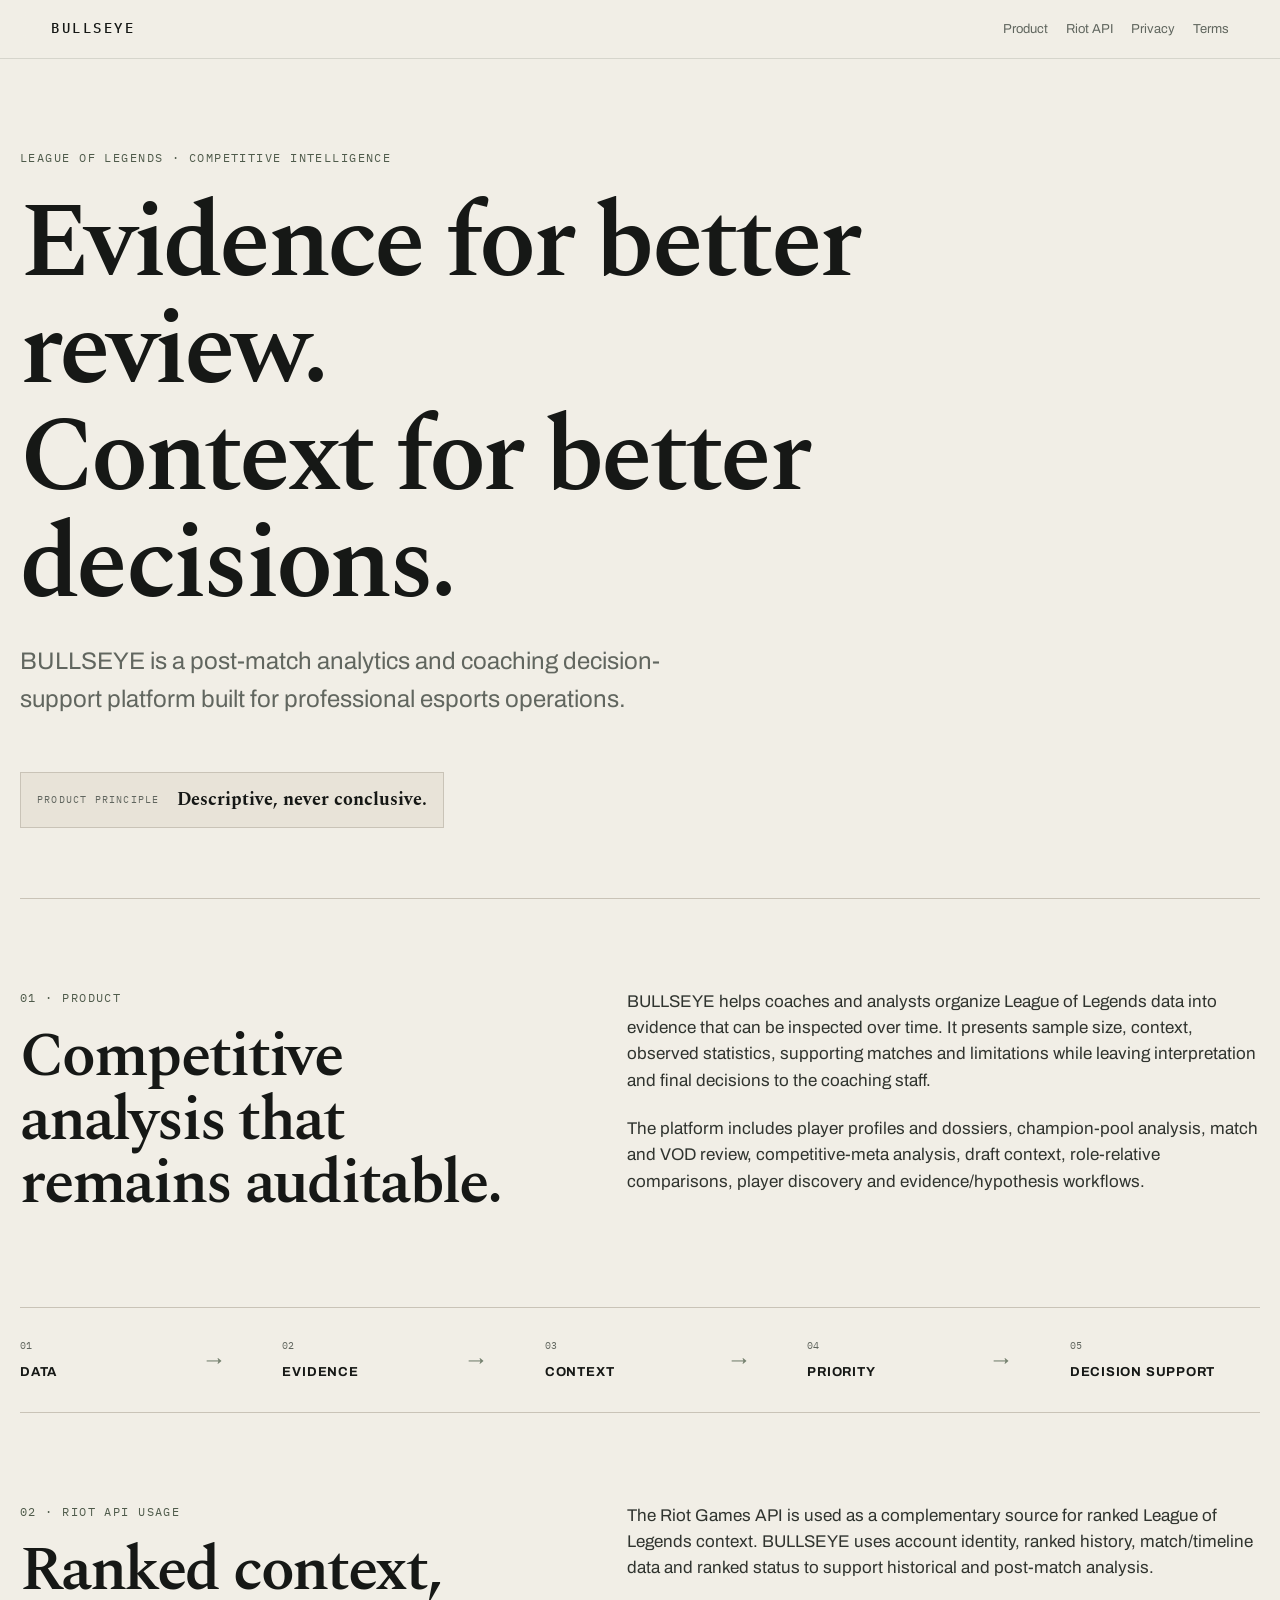
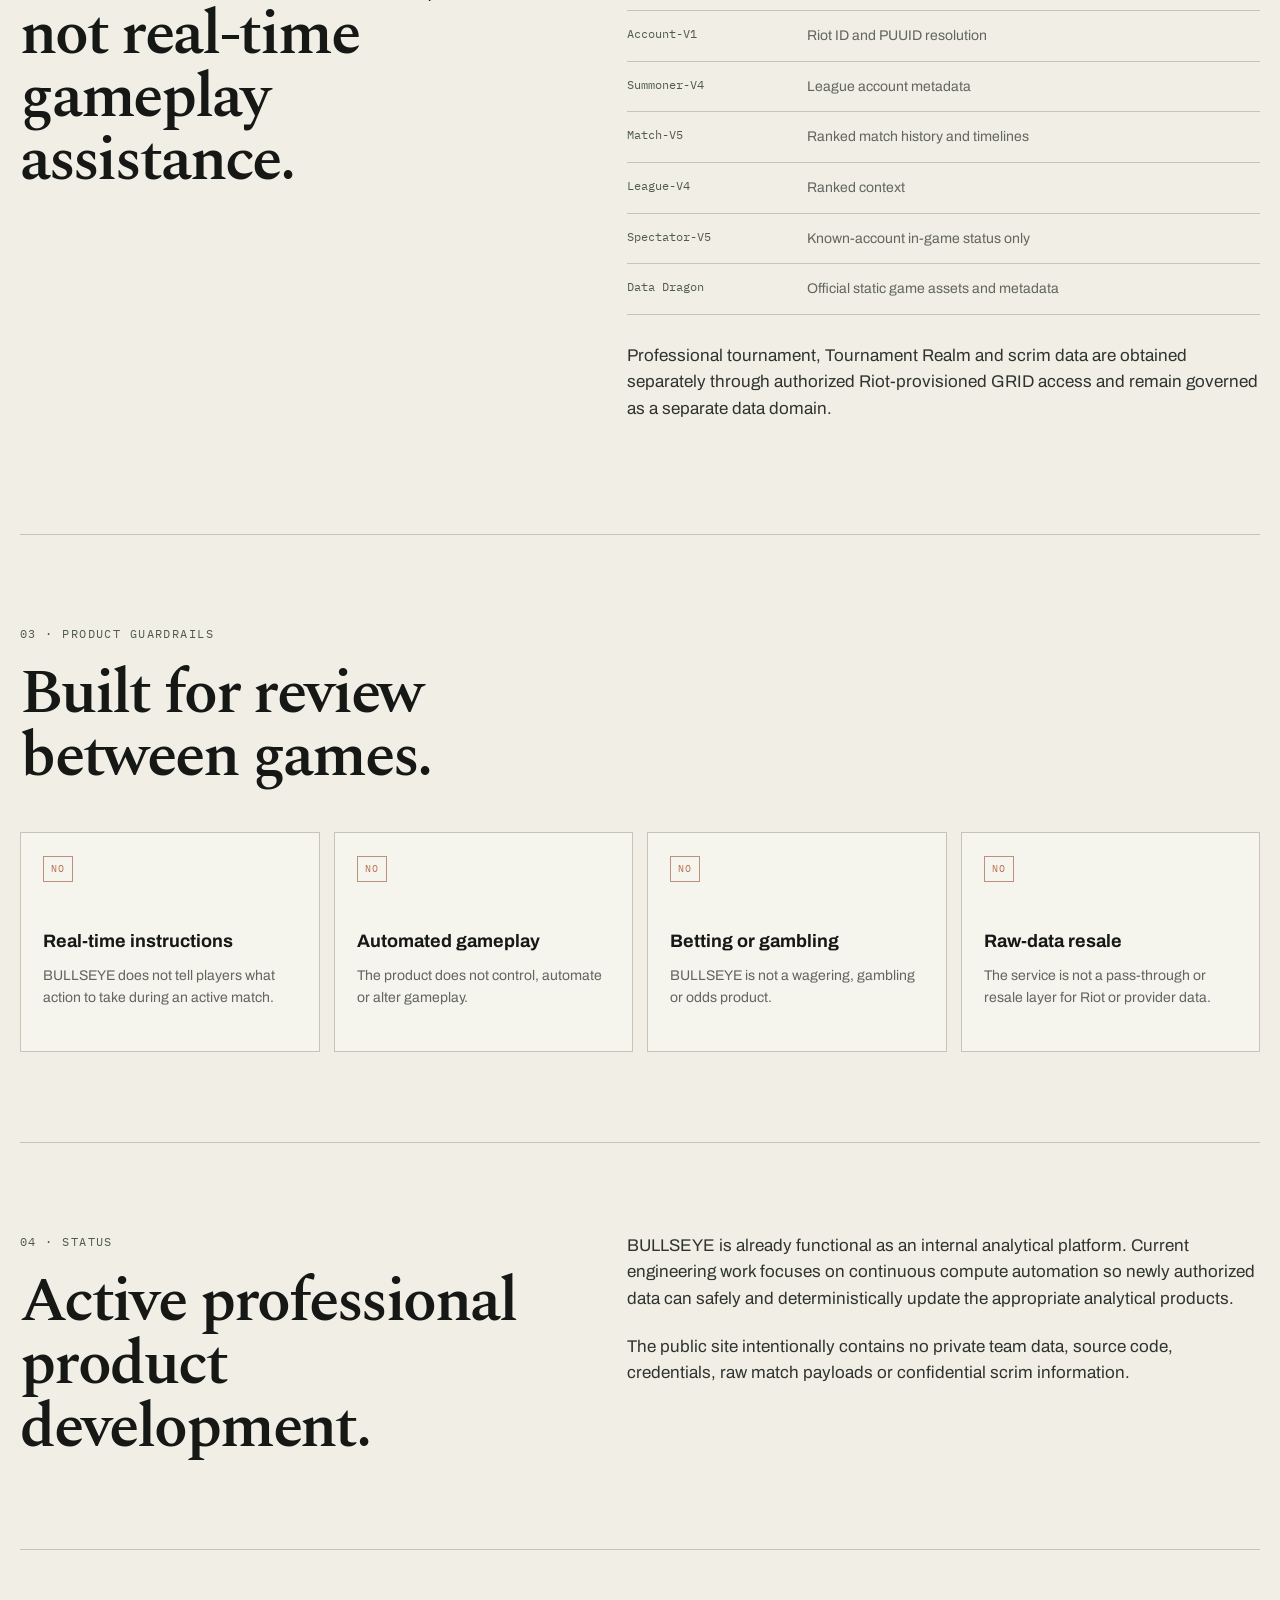
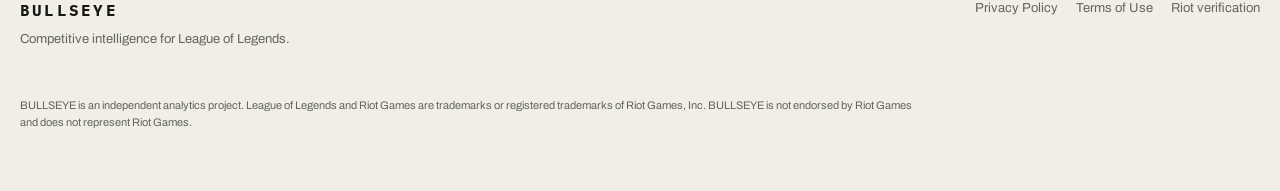
<file: index.html>
<!doctype html>
<html lang="en">
<head>
  <meta charset="utf-8">
  <meta name="viewport" content="width=device-width, initial-scale=1">
  <meta name="description" content="BULLSEYE is a League of Legends competitive intelligence, post-match analytics, and coaching decision-support platform for professional esports operations.">
  <title>BULLSEYE — League of Legends Competitive Intelligence</title>
  <link rel="preconnect" href="https://fonts.googleapis.com">
  <link rel="preconnect" href="https://fonts.gstatic.com" crossorigin>
  <link href="https://fonts.googleapis.com/css2?family=Archivo:wght@400;500;600;700&family=IBM+Plex+Mono:wght@400;500&family=Spectral:wght@500;600&display=swap" rel="stylesheet">
  <link rel="stylesheet" href="styles.css">
</head>
<body>
  <header class="site-header">
    <a class="brand" href="./" aria-label="BULLSEYE home">BULLSEYE</a>
    <nav aria-label="Primary navigation">
      <a href="#product">Product</a>
      <a href="#api">Riot API</a>
      <a href="privacy.html">Privacy</a>
      <a href="terms.html">Terms</a>
    </nav>
  </header>

  <main>
    <section class="hero">
      <div class="eyebrow">LEAGUE OF LEGENDS · COMPETITIVE INTELLIGENCE</div>
      <h1>Evidence for better review.<br>Context for better decisions.</h1>
      <p class="lead">BULLSEYE is a post-match analytics and coaching decision-support platform built for professional esports operations.</p>
      <div class="principle">
        <span>PRODUCT PRINCIPLE</span>
        <strong>Descriptive, never conclusive.</strong>
      </div>
    </section>

    <section id="product" class="section split">
      <div>
        <div class="section-kicker">01 · PRODUCT</div>
        <h2>Competitive analysis that remains auditable.</h2>
      </div>
      <div class="body-copy">
        <p>BULLSEYE helps coaches and analysts organize League of Legends data into evidence that can be inspected over time. It presents sample size, context, observed statistics, supporting matches and limitations while leaving interpretation and final decisions to the coaching staff.</p>
        <p>The platform includes player profiles and dossiers, champion-pool analysis, match and VOD review, competitive-meta analysis, draft context, role-relative comparisons, player discovery and evidence/hypothesis workflows.</p>
      </div>
    </section>

    <section class="flow" aria-label="BULLSEYE analytical flow">
      <div class="flow-item"><span>01</span><strong>DATA</strong></div>
      <div class="flow-arrow">→</div>
      <div class="flow-item"><span>02</span><strong>EVIDENCE</strong></div>
      <div class="flow-arrow">→</div>
      <div class="flow-item"><span>03</span><strong>CONTEXT</strong></div>
      <div class="flow-arrow">→</div>
      <div class="flow-item"><span>04</span><strong>PRIORITY</strong></div>
      <div class="flow-arrow">→</div>
      <div class="flow-item"><span>05</span><strong>DECISION SUPPORT</strong></div>
    </section>

    <section id="api" class="section split">
      <div>
        <div class="section-kicker">02 · RIOT API USAGE</div>
        <h2>Ranked context, not real-time gameplay assistance.</h2>
      </div>
      <div class="body-copy">
        <p>The Riot Games API is used as a complementary source for ranked League of Legends context. BULLSEYE uses account identity, ranked history, match/timeline data and ranked status to support historical and post-match analysis.</p>
        <div class="api-list">
          <div><code>Account-V1</code><span>Riot ID and PUUID resolution</span></div>
          <div><code>Summoner-V4</code><span>League account metadata</span></div>
          <div><code>Match-V5</code><span>Ranked match history and timelines</span></div>
          <div><code>League-V4</code><span>Ranked context</span></div>
          <div><code>Spectator-V5</code><span>Known-account in-game status only</span></div>
          <div><code>Data Dragon</code><span>Official static game assets and metadata</span></div>
        </div>
        <p>Professional tournament, Tournament Realm and scrim data are obtained separately through authorized Riot-provisioned GRID access and remain governed as a separate data domain.</p>
      </div>
    </section>

    <section class="section guardrails">
      <div class="section-kicker">03 · PRODUCT GUARDRAILS</div>
      <h2>Built for review between games.</h2>
      <div class="cards">
        <article>
          <span>NO</span>
          <h3>Real-time instructions</h3>
          <p>BULLSEYE does not tell players what action to take during an active match.</p>
        </article>
        <article>
          <span>NO</span>
          <h3>Automated gameplay</h3>
          <p>The product does not control, automate or alter gameplay.</p>
        </article>
        <article>
          <span>NO</span>
          <h3>Betting or gambling</h3>
          <p>BULLSEYE is not a wagering, gambling or odds product.</p>
        </article>
        <article>
          <span>NO</span>
          <h3>Raw-data resale</h3>
          <p>The service is not a pass-through or resale layer for Riot or provider data.</p>
        </article>
      </div>
    </section>

    <section class="section split status">
      <div>
        <div class="section-kicker">04 · STATUS</div>
        <h2>Active professional product development.</h2>
      </div>
      <div class="body-copy">
        <p>BULLSEYE is already functional as an internal analytical platform. Current engineering work focuses on continuous compute automation so newly authorized data can safely and deterministically update the appropriate analytical products.</p>
        <p>The public site intentionally contains no private team data, source code, credentials, raw match payloads or confidential scrim information.</p>
      </div>
    </section>
  </main>

  <footer>
    <div>
      <strong>BULLSEYE</strong>
      <span>Competitive intelligence for League of Legends.</span>
    </div>
    <div class="footer-links">
      <a href="privacy.html">Privacy Policy</a>
      <a href="terms.html">Terms of Use</a>
      <a href="riot.txt">Riot verification</a>
    </div>
    <p class="riot-notice">BULLSEYE is an independent analytics project. League of Legends and Riot Games are trademarks or registered trademarks of Riot Games, Inc. BULLSEYE is not endorsed by Riot Games and does not represent Riot Games.</p>
  </footer>
</body>
</html>
</file>
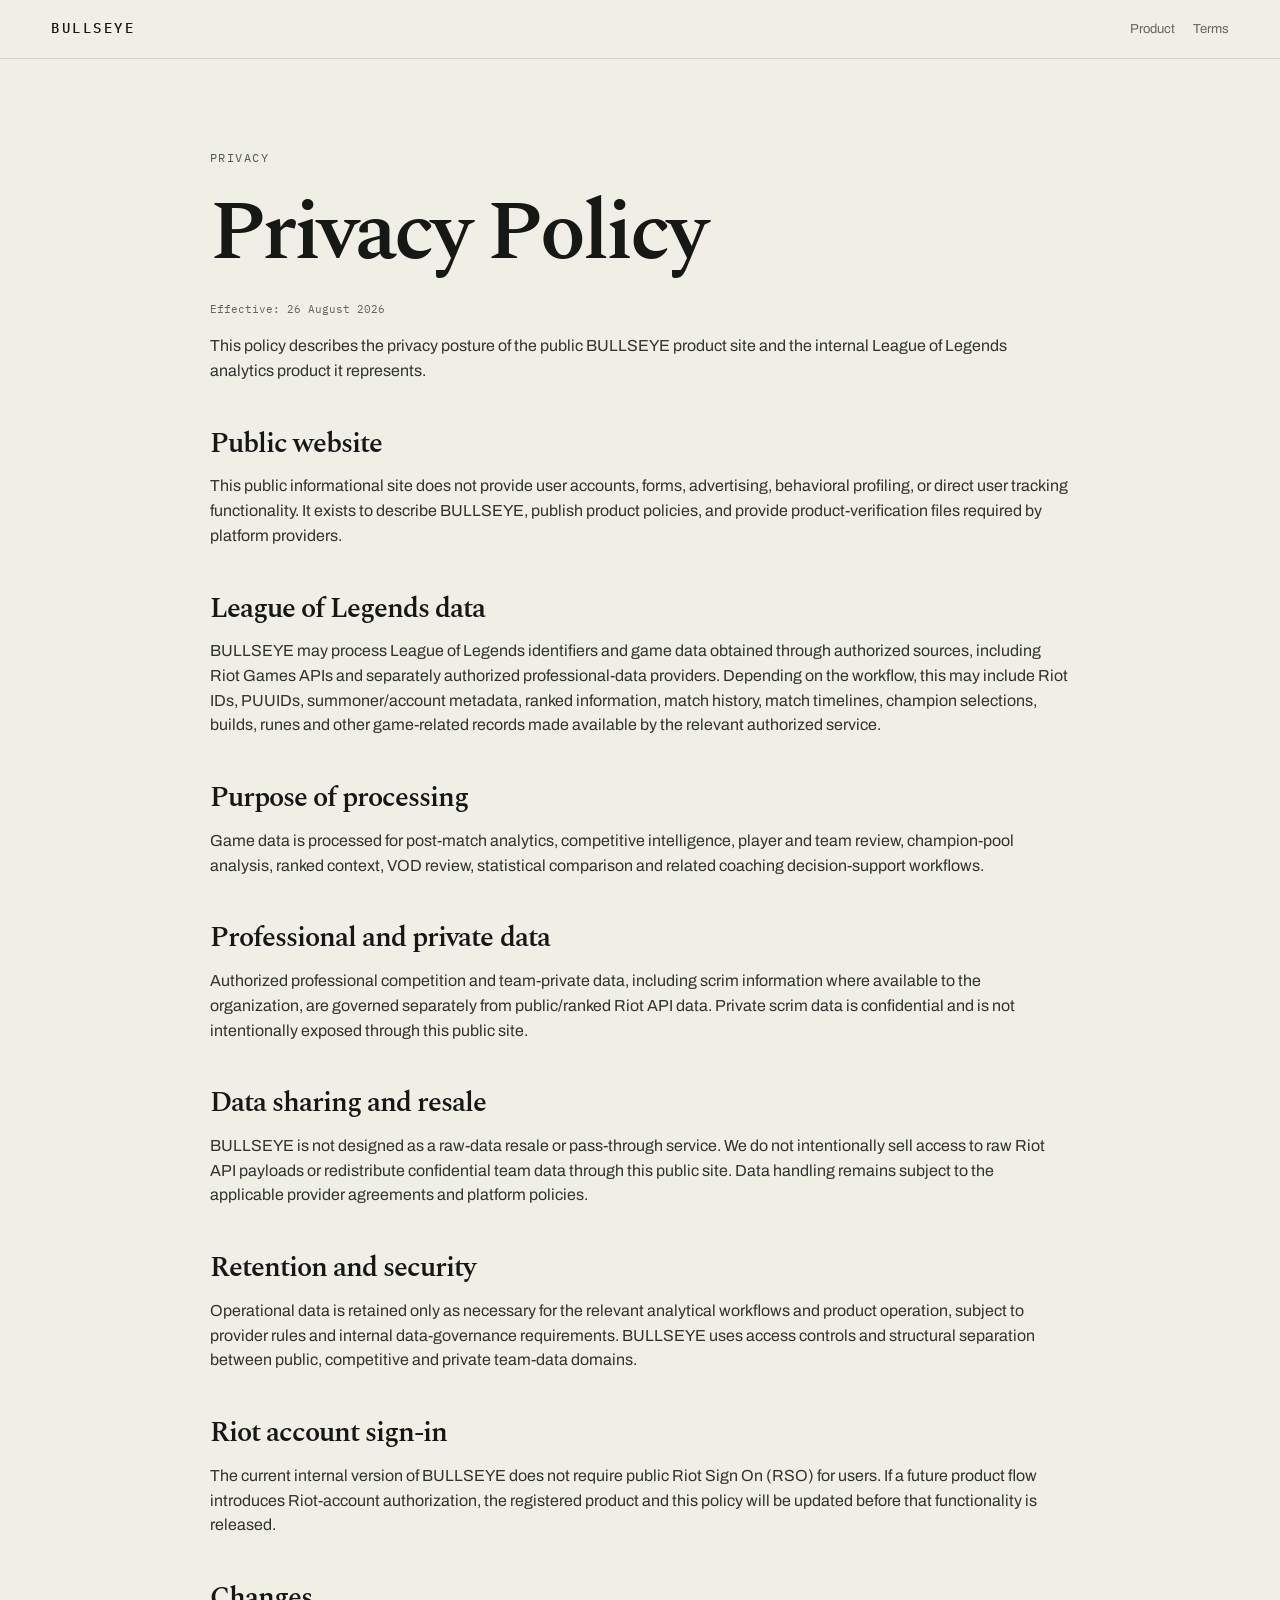
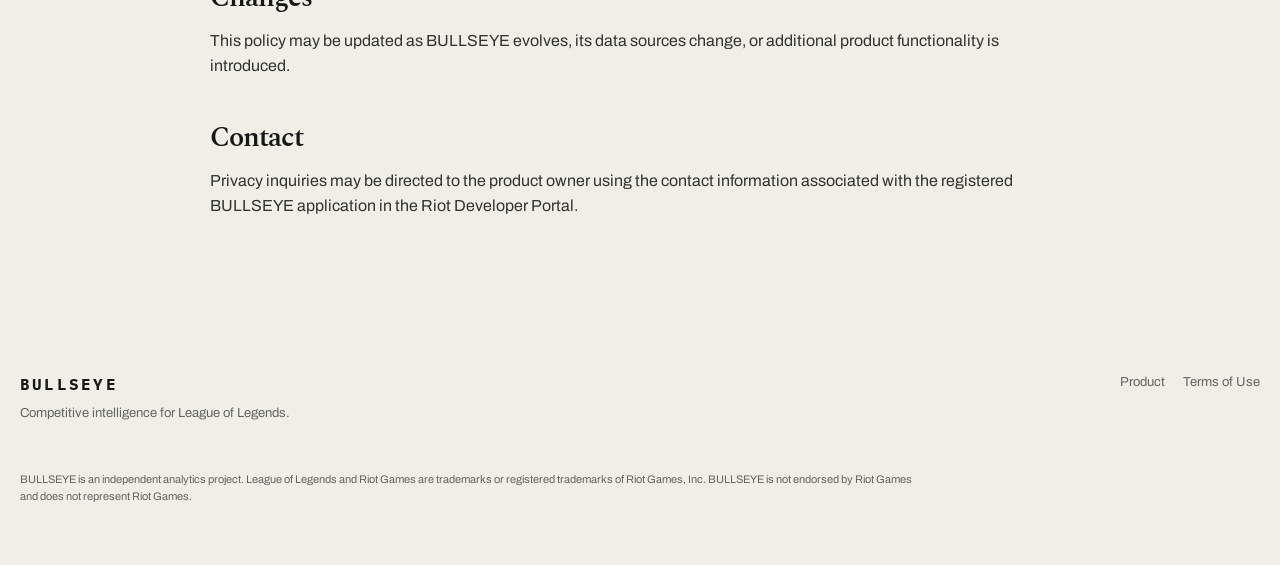
<file: privacy.html>
<!doctype html>
<html lang="en">
<head>
  <meta charset="utf-8">
  <meta name="viewport" content="width=device-width, initial-scale=1">
  <title>Privacy Policy — BULLSEYE</title>
  <link rel="preconnect" href="https://fonts.googleapis.com">
  <link rel="preconnect" href="https://fonts.gstatic.com" crossorigin>
  <link href="https://fonts.googleapis.com/css2?family=Archivo:wght@400;500;600;700&family=IBM+Plex+Mono:wght@400;500&family=Spectral:wght@500;600&display=swap" rel="stylesheet">
  <link rel="stylesheet" href="styles.css">
</head>
<body>
  <header class="site-header">
    <a class="brand" href="./">BULLSEYE</a>
    <nav aria-label="Primary navigation"><a href="./">Product</a><a href="terms.html">Terms</a></nav>
  </header>
  <main class="legal">
    <div class="section-kicker">PRIVACY</div>
    <h1>Privacy Policy</h1>
    <p class="meta">Effective: 26 August 2026</p>

    <p>This policy describes the privacy posture of the public BULLSEYE product site and the internal League of Legends analytics product it represents.</p>

    <h2>Public website</h2>
    <p>This public informational site does not provide user accounts, forms, advertising, behavioral profiling, or direct user tracking functionality. It exists to describe BULLSEYE, publish product policies, and provide product-verification files required by platform providers.</p>

    <h2>League of Legends data</h2>
    <p>BULLSEYE may process League of Legends identifiers and game data obtained through authorized sources, including Riot Games APIs and separately authorized professional-data providers. Depending on the workflow, this may include Riot IDs, PUUIDs, summoner/account metadata, ranked information, match history, match timelines, champion selections, builds, runes and other game-related records made available by the relevant authorized service.</p>

    <h2>Purpose of processing</h2>
    <p>Game data is processed for post-match analytics, competitive intelligence, player and team review, champion-pool analysis, ranked context, VOD review, statistical comparison and related coaching decision-support workflows.</p>

    <h2>Professional and private data</h2>
    <p>Authorized professional competition and team-private data, including scrim information where available to the organization, are governed separately from public/ranked Riot API data. Private scrim data is confidential and is not intentionally exposed through this public site.</p>

    <h2>Data sharing and resale</h2>
    <p>BULLSEYE is not designed as a raw-data resale or pass-through service. We do not intentionally sell access to raw Riot API payloads or redistribute confidential team data through this public site. Data handling remains subject to the applicable provider agreements and platform policies.</p>

    <h2>Retention and security</h2>
    <p>Operational data is retained only as necessary for the relevant analytical workflows and product operation, subject to provider rules and internal data-governance requirements. BULLSEYE uses access controls and structural separation between public, competitive and private team-data domains.</p>

    <h2>Riot account sign-in</h2>
    <p>The current internal version of BULLSEYE does not require public Riot Sign On (RSO) for users. If a future product flow introduces Riot-account authorization, the registered product and this policy will be updated before that functionality is released.</p>

    <h2>Changes</h2>
    <p>This policy may be updated as BULLSEYE evolves, its data sources change, or additional product functionality is introduced.</p>

    <h2>Contact</h2>
    <p>Privacy inquiries may be directed to the product owner using the contact information associated with the registered BULLSEYE application in the Riot Developer Portal.</p>
  </main>
  <footer>
    <div><strong>BULLSEYE</strong><span>Competitive intelligence for League of Legends.</span></div>
    <div class="footer-links"><a href="./">Product</a><a href="terms.html">Terms of Use</a></div>
    <p class="riot-notice">BULLSEYE is an independent analytics project. League of Legends and Riot Games are trademarks or registered trademarks of Riot Games, Inc. BULLSEYE is not endorsed by Riot Games and does not represent Riot Games.</p>
  </footer>
</body>
</html>
</file>
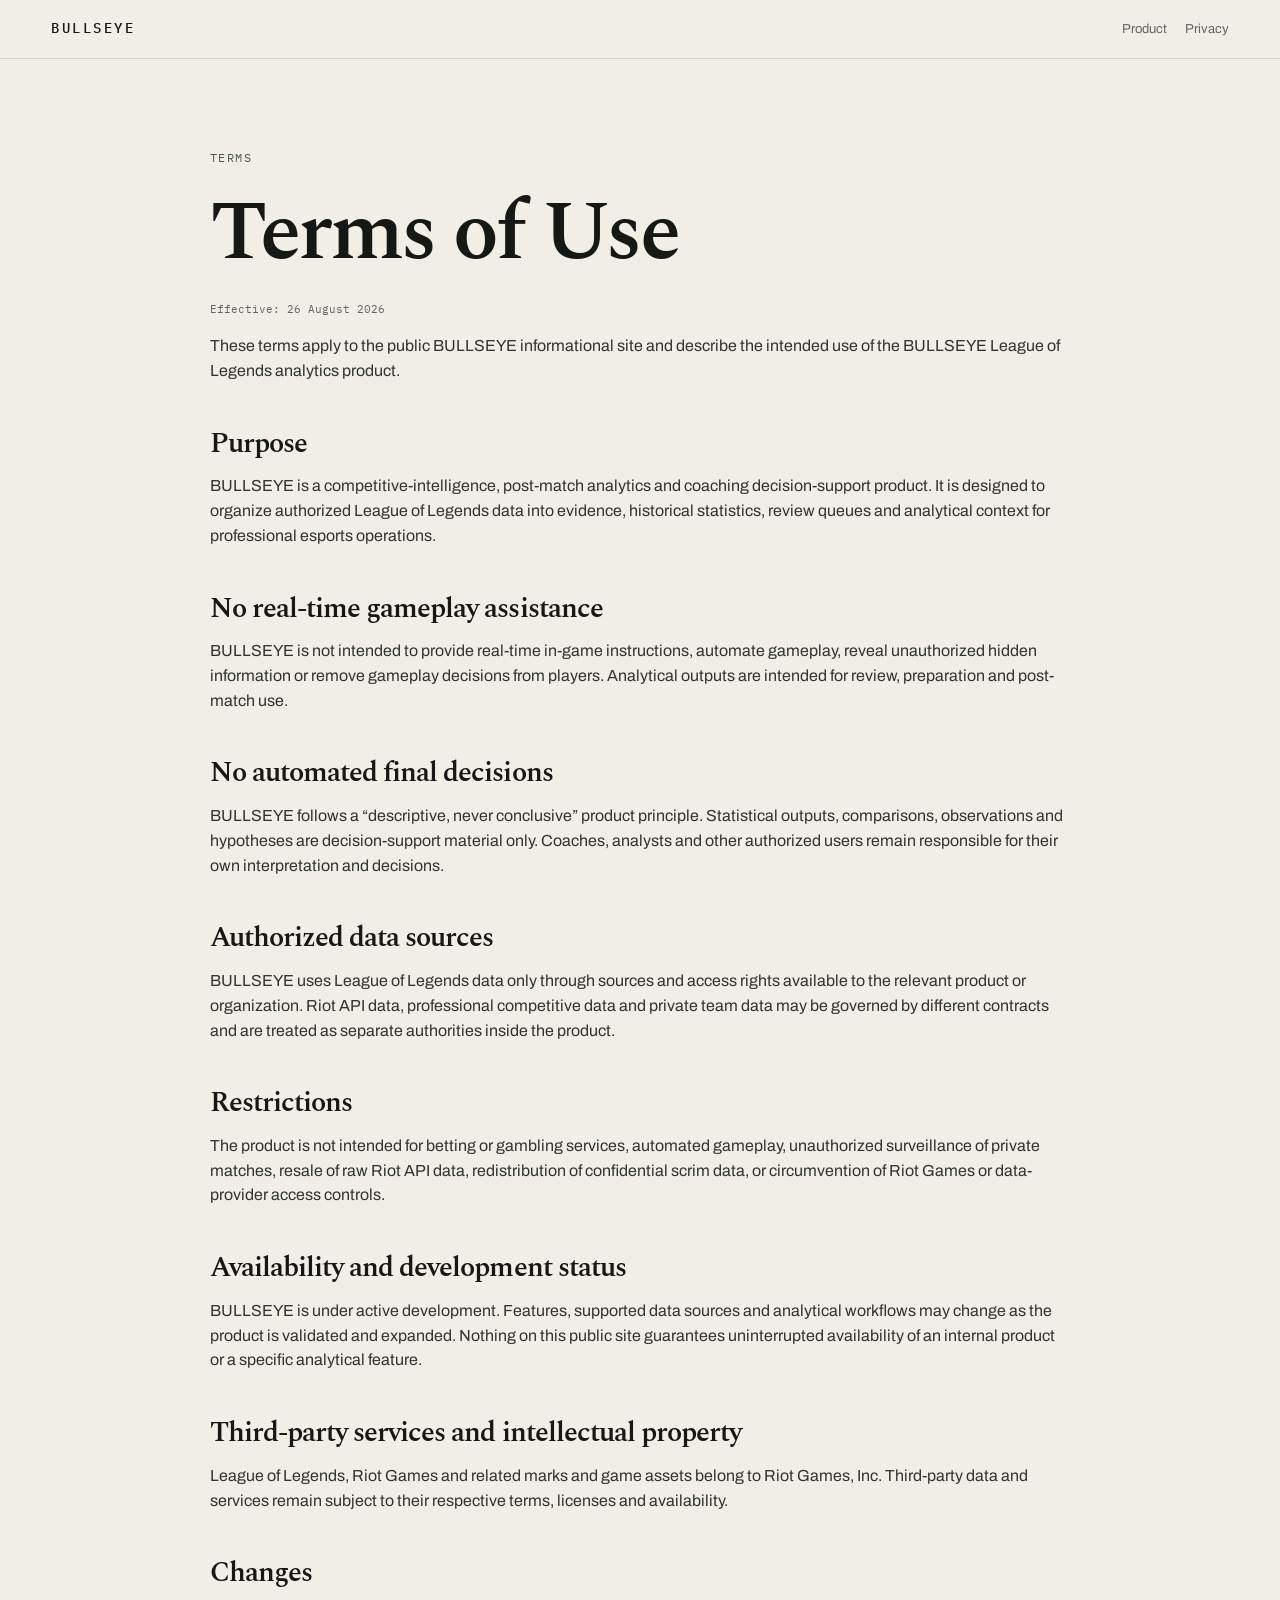
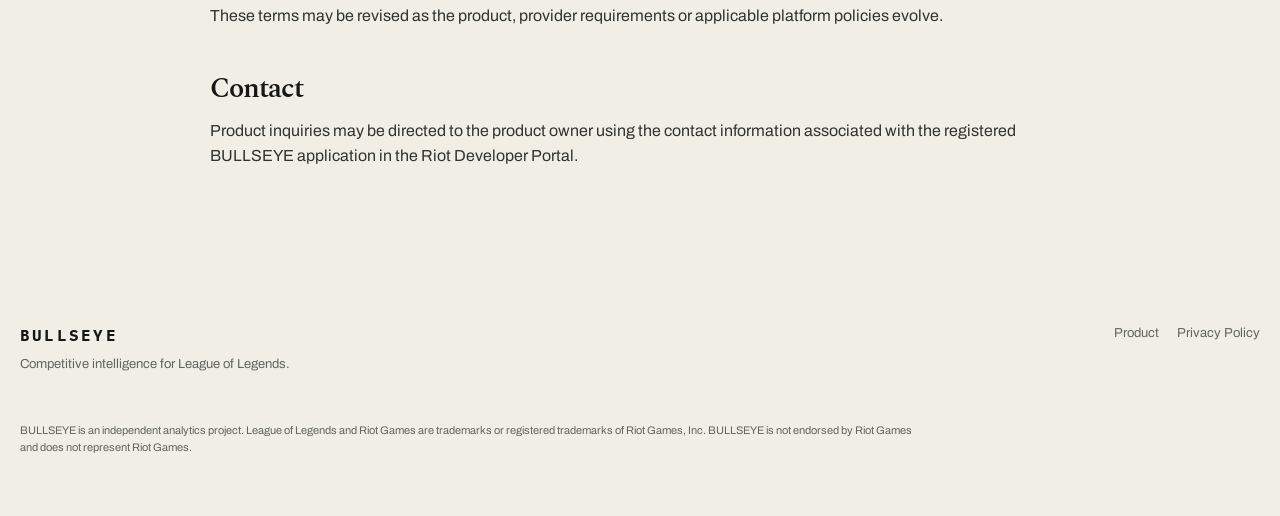
<file: terms.html>
<!doctype html>
<html lang="en">
<head>
  <meta charset="utf-8">
  <meta name="viewport" content="width=device-width, initial-scale=1">
  <title>Terms of Use — BULLSEYE</title>
  <link rel="preconnect" href="https://fonts.googleapis.com">
  <link rel="preconnect" href="https://fonts.gstatic.com" crossorigin>
  <link href="https://fonts.googleapis.com/css2?family=Archivo:wght@400;500;600;700&family=IBM+Plex+Mono:wght@400;500&family=Spectral:wght@500;600&display=swap" rel="stylesheet">
  <link rel="stylesheet" href="styles.css">
</head>
<body>
  <header class="site-header">
    <a class="brand" href="./">BULLSEYE</a>
    <nav aria-label="Primary navigation"><a href="./">Product</a><a href="privacy.html">Privacy</a></nav>
  </header>
  <main class="legal">
    <div class="section-kicker">TERMS</div>
    <h1>Terms of Use</h1>
    <p class="meta">Effective: 26 August 2026</p>

    <p>These terms apply to the public BULLSEYE informational site and describe the intended use of the BULLSEYE League of Legends analytics product.</p>

    <h2>Purpose</h2>
    <p>BULLSEYE is a competitive-intelligence, post-match analytics and coaching decision-support product. It is designed to organize authorized League of Legends data into evidence, historical statistics, review queues and analytical context for professional esports operations.</p>

    <h2>No real-time gameplay assistance</h2>
    <p>BULLSEYE is not intended to provide real-time in-game instructions, automate gameplay, reveal unauthorized hidden information or remove gameplay decisions from players. Analytical outputs are intended for review, preparation and post-match use.</p>

    <h2>No automated final decisions</h2>
    <p>BULLSEYE follows a “descriptive, never conclusive” product principle. Statistical outputs, comparisons, observations and hypotheses are decision-support material only. Coaches, analysts and other authorized users remain responsible for their own interpretation and decisions.</p>

    <h2>Authorized data sources</h2>
    <p>BULLSEYE uses League of Legends data only through sources and access rights available to the relevant product or organization. Riot API data, professional competitive data and private team data may be governed by different contracts and are treated as separate authorities inside the product.</p>

    <h2>Restrictions</h2>
    <p>The product is not intended for betting or gambling services, automated gameplay, unauthorized surveillance of private matches, resale of raw Riot API data, redistribution of confidential scrim data, or circumvention of Riot Games or data-provider access controls.</p>

    <h2>Availability and development status</h2>
    <p>BULLSEYE is under active development. Features, supported data sources and analytical workflows may change as the product is validated and expanded. Nothing on this public site guarantees uninterrupted availability of an internal product or a specific analytical feature.</p>

    <h2>Third-party services and intellectual property</h2>
    <p>League of Legends, Riot Games and related marks and game assets belong to Riot Games, Inc. Third-party data and services remain subject to their respective terms, licenses and availability.</p>

    <h2>Changes</h2>
    <p>These terms may be revised as the product, provider requirements or applicable platform policies evolve.</p>

    <h2>Contact</h2>
    <p>Product inquiries may be directed to the product owner using the contact information associated with the registered BULLSEYE application in the Riot Developer Portal.</p>
  </main>
  <footer>
    <div><strong>BULLSEYE</strong><span>Competitive intelligence for League of Legends.</span></div>
    <div class="footer-links"><a href="./">Product</a><a href="privacy.html">Privacy Policy</a></div>
    <p class="riot-notice">BULLSEYE is an independent analytics project. League of Legends and Riot Games are trademarks or registered trademarks of Riot Games, Inc. BULLSEYE is not endorsed by Riot Games and does not represent Riot Games.</p>
  </footer>
</body>
</html>
</file>
<file: styles.css>
:root {
  --ink: #161816;
  --muted: #61665f;
  --paper: #f1eee6;
  --paper-2: #e8e3d8;
  --line: #c9c3b7;
  --sage: #75816f;
  --sage-dark: #4f5b4b;
  --warm: #b96f4f;
  --white: #fbfaf6;
}

* { box-sizing: border-box; }
html { scroll-behavior: smooth; }
body {
  margin: 0;
  background: var(--paper);
  color: var(--ink);
  font-family: "Archivo", system-ui, -apple-system, BlinkMacSystemFont, "Segoe UI", sans-serif;
  line-height: 1.55;
}
a { color: inherit; }

.site-header {
  position: sticky;
  top: 0;
  z-index: 10;
  display: flex;
  align-items: center;
  justify-content: space-between;
  gap: 24px;
  padding: 18px clamp(20px, 4vw, 64px);
  border-bottom: 1px solid rgba(22,24,22,.12);
  background: rgba(241,238,230,.94);
  backdrop-filter: blur(12px);
}
.brand {
  font-family: "IBM Plex Mono", monospace;
  font-size: 14px;
  font-weight: 500;
  letter-spacing: .18em;
  text-decoration: none;
}
nav { display: flex; flex-wrap: wrap; gap: 18px; }
nav a, .footer-links a {
  color: var(--muted);
  font-size: 13px;
  text-decoration: none;
}
nav a:hover, .footer-links a:hover { color: var(--ink); }

main, footer { width: min(1280px, calc(100% - 40px)); margin: 0 auto; }
.hero {
  min-height: 72vh;
  display: flex;
  flex-direction: column;
  justify-content: center;
  padding: 90px 0 70px;
  border-bottom: 1px solid var(--line);
}
.eyebrow, .section-kicker {
  color: var(--sage-dark);
  font-family: "IBM Plex Mono", monospace;
  font-size: 12px;
  letter-spacing: .12em;
}
h1, h2 {
  font-family: "Spectral", Georgia, serif;
  font-weight: 600;
  letter-spacing: -.035em;
  line-height: 1.02;
}
h1 {
  max-width: 1040px;
  margin: 24px 0;
  font-size: clamp(52px, 8.2vw, 108px);
}
h2 {
  max-width: 600px;
  margin: 18px 0 0;
  font-size: clamp(36px, 5vw, 62px);
}
.lead {
  max-width: 720px;
  margin: 0;
  color: var(--muted);
  font-size: clamp(18px, 2vw, 24px);
}
.principle {
  margin-top: 54px;
  display: inline-flex;
  align-items: center;
  gap: 18px;
  width: fit-content;
  padding: 13px 16px;
  border: 1px solid var(--line);
  background: var(--paper-2);
}
.principle span {
  color: var(--muted);
  font-family: "IBM Plex Mono", monospace;
  font-size: 10px;
  letter-spacing: .12em;
}
.principle strong { font-family: "Spectral", Georgia, serif; font-size: 18px; }

.section {
  padding: 90px 0;
  border-bottom: 1px solid var(--line);
}
.split {
  display: grid;
  grid-template-columns: minmax(0, .9fr) minmax(0, 1.1fr);
  gap: clamp(36px, 7vw, 110px);
}
.body-copy { max-width: 760px; }
.body-copy p {
  margin: 0 0 22px;
  color: #30342f;
  font-size: 17px;
}
.flow {
  display: grid;
  grid-template-columns: repeat(9, auto);
  align-items: center;
  gap: 16px;
  padding: 30px 0;
  border-bottom: 1px solid var(--line);
  overflow-x: auto;
}
.flow-item {
  display: flex;
  flex-direction: column;
  min-width: 125px;
}
.flow-item span {
  color: var(--muted);
  font-family: "IBM Plex Mono", monospace;
  font-size: 10px;
}
.flow-item strong { margin-top: 8px; font-size: 13px; letter-spacing: .06em; }
.flow-arrow { color: var(--sage); }

.api-list {
  margin: 28px 0;
  border-top: 1px solid var(--line);
}
.api-list div {
  display: grid;
  grid-template-columns: 160px 1fr;
  gap: 20px;
  padding: 14px 0;
  border-bottom: 1px solid var(--line);
}
code {
  font-family: "IBM Plex Mono", monospace;
  font-size: 12px;
  color: var(--sage-dark);
}
.api-list span { color: var(--muted); font-size: 14px; }

.guardrails h2 { margin-bottom: 44px; }
.cards {
  display: grid;
  grid-template-columns: repeat(4, 1fr);
  gap: 14px;
}
.cards article {
  min-height: 220px;
  padding: 22px;
  border: 1px solid var(--line);
  background: rgba(251,250,246,.42);
}
.cards article > span {
  display: inline-block;
  margin-bottom: 46px;
  padding: 4px 7px;
  border: 1px solid #bb907e;
  color: var(--warm);
  font-family: "IBM Plex Mono", monospace;
  font-size: 10px;
  letter-spacing: .1em;
}
.cards h3 { margin: 0 0 10px; font-size: 18px; }
.cards p { margin: 0; color: var(--muted); font-size: 14px; }

footer {
  padding: 48px 0 60px;
  display: grid;
  grid-template-columns: 1fr auto;
  gap: 24px;
}
footer > div:first-child { display: flex; flex-direction: column; gap: 6px; }
footer strong { font-family: "IBM Plex Mono", monospace; letter-spacing: .14em; }
footer span { color: var(--muted); font-size: 13px; }
.footer-links { display: flex; gap: 18px; flex-wrap: wrap; }
.riot-notice {
  grid-column: 1 / -1;
  max-width: 900px;
  margin: 24px 0 0;
  color: var(--muted);
  font-size: 11px;
}

.legal {
  max-width: 860px;
  padding: 90px 0;
}
.legal h1 { font-size: clamp(48px, 7vw, 84px); }
.legal h2 { margin-top: 46px; font-size: 28px; }
.legal p, .legal li { color: #30342f; }
.legal .meta { color: var(--muted); font-family: "IBM Plex Mono", monospace; font-size: 11px; }

@media (max-width: 900px) {
  .site-header { align-items: flex-start; flex-direction: column; }
  .split { grid-template-columns: 1fr; }
  .cards { grid-template-columns: repeat(2, 1fr); }
  footer { grid-template-columns: 1fr; }
  .riot-notice { grid-column: auto; }
}

@media (max-width: 560px) {
  main, footer { width: min(100% - 28px, 1280px); }
  .hero { min-height: auto; padding-top: 70px; }
  .principle { align-items: flex-start; flex-direction: column; }
  .cards { grid-template-columns: 1fr; }
  .api-list div { grid-template-columns: 1fr; gap: 5px; }
}
</file>
